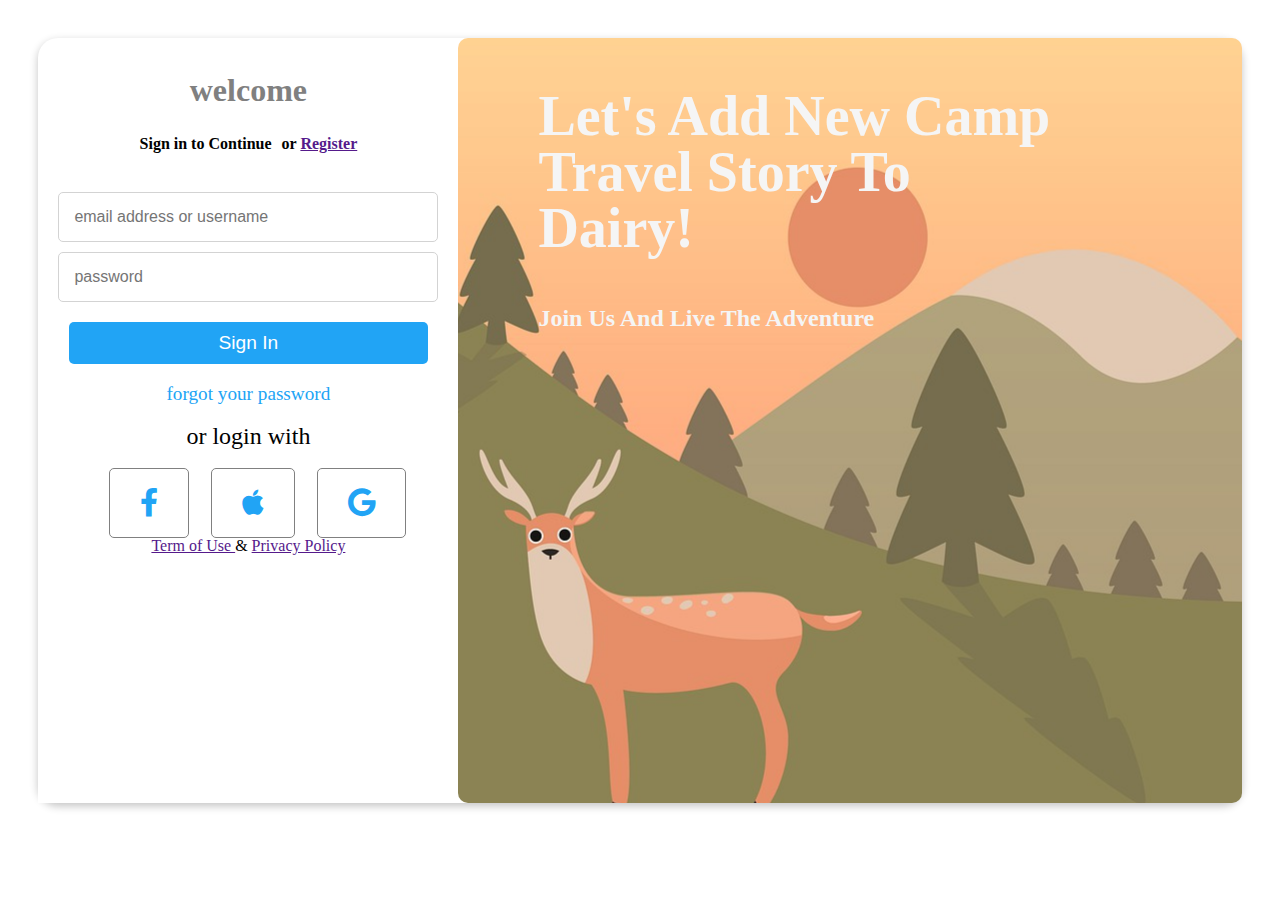
<file: index.html>
<!DOCTYPE html>
<html lang="en">

<head>
    <meta charset="UTF-8" />
    <meta http-equiv="X-UA-Compatible" content="IE=edge" />
    <meta name="viewport" content="width=device-width, initial-scale=1.0" />
    <link rel="stylesheet" href="css/reset.css" />
    <link rel="stylesheet" href="css/login.css" />
    <link rel="stylesheet" href="https://cdnjs.cloudflare.com/ajax/libs/font-awesome/5.15.4/css/all.min.css" integrity="sha512-1ycn6IcaQQ40/MKBW2W4Rhis/DbILU74C1vSrLJxCq57o941Ym01SwNsOMqvEBFlcgUa6xLiPY/NS5R+E6ztJQ==" crossorigin="anonymous" referrerpolicy="no-referrer"
    />
    <title></title>
</head>

<body>
    <div class="main-container">
        <div class="form-container">
            <h1>welcome</h1>
            <div class="register">
                <p>Sign in to Continue</p>
                <p class="link">or <a href="">Register</a></p>
            </div>
            <form action="">
                <input type="email" placeholder="Email Address or Username" /><br />
                <input type="password" placeholder="password" /> <br />
                <button>Sign In</button>
            </form>
            <div class="forgot">
                <a href="">forgot your password</a>
            </div>

            <div class="login-with">
                <p>or login with</p>
            </div>
            <div class="social-media">
                <i class="fab fa-facebook-f"></i>
                <i class="fab fa-apple"></i>
                <i class="fab fa-google"></i>
            </div>
            <p><a href="">Term of Use </a>& <a href="">Privacy Policy</a></p>
        </div>
        <div class="image-container">
            <h1>
                let's add new camp <br /> travel story to <br /> dairy!
            </h1>
            <p>join us and live the adventure</p>
        </div>
    </div>
</body>

</html>
</file>
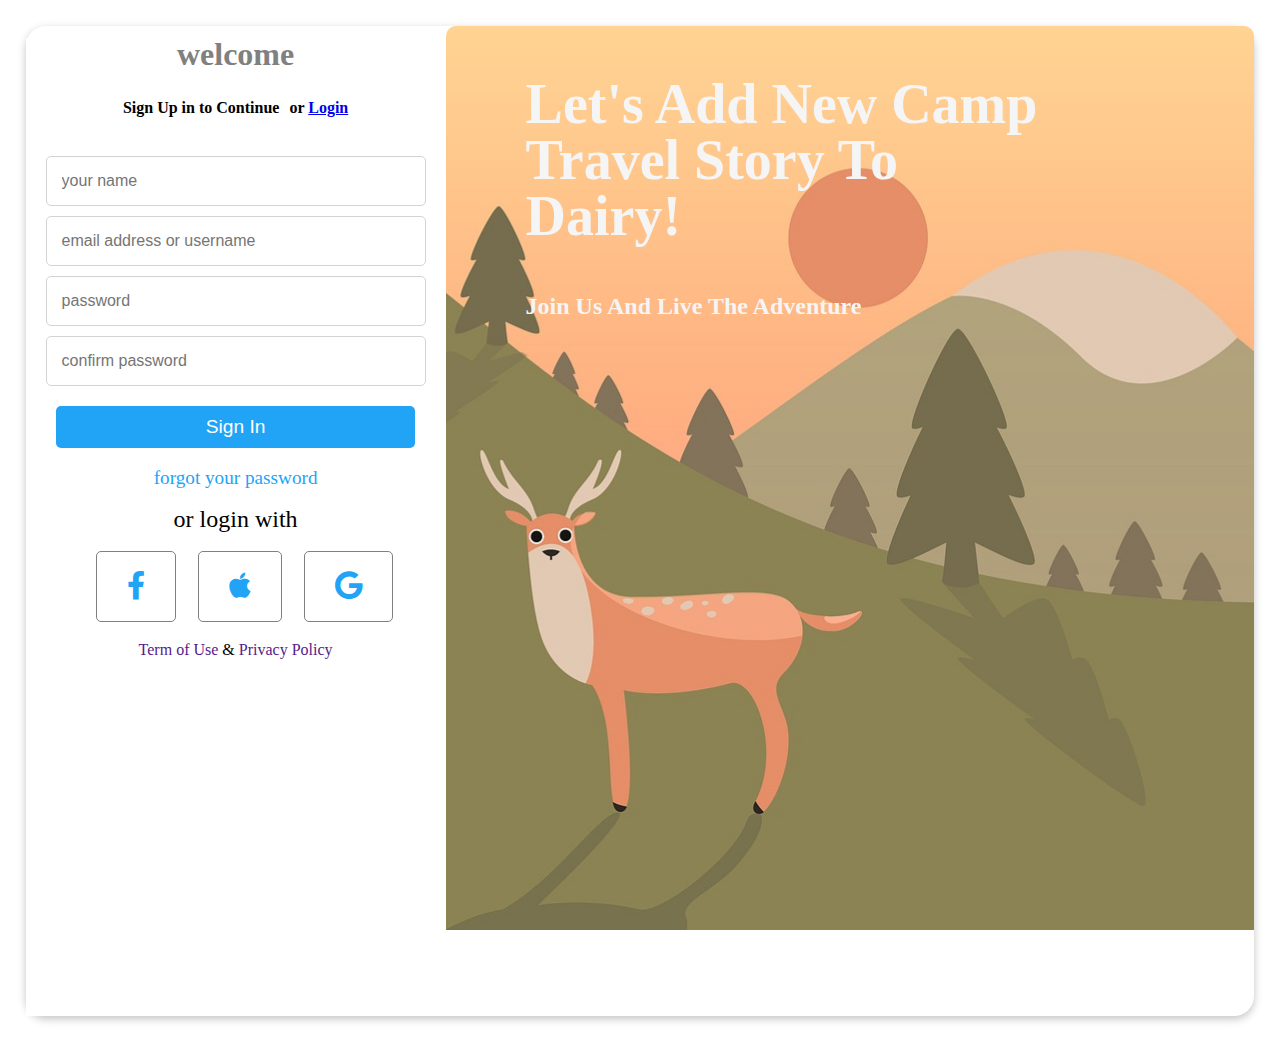
<file: register.html>
<!DOCTYPE html>
<html lang="en">

<head>
    <meta charset="UTF-8" />
    <meta http-equiv="X-UA-Compatible" content="IE=edge" />
    <meta name="viewport" content="width=device-width, initial-scale=1.0" />
    <link rel="stylesheet" href="css/reset.css" />
    <link rel="stylesheet" href="css/register.css" />
    <link rel="stylesheet" href="https://cdnjs.cloudflare.com/ajax/libs/font-awesome/5.15.4/css/all.min.css" integrity="sha512-1ycn6IcaQQ40/MKBW2W4Rhis/DbILU74C1vSrLJxCq57o941Ym01SwNsOMqvEBFlcgUa6xLiPY/NS5R+E6ztJQ==" crossorigin="anonymous" referrerpolicy="no-referrer"
    />
    <title></title>
</head>

<body>
    <div class="main-container">
        <div class="form-container">
            <h1>welcome</h1>
            <div class="register">
                <p>Sign Up in to Continue</p>
                <p class="link">or <a href="index.html">Login</a></p>
            </div>
            <form action="">
                <input type="email" placeholder="your name" /><br />
                <input type="email" placeholder="Email Address or Username" /><br />
                <input type="password" placeholder="password" /> <br />
                <input type="password" placeholder="confirm password" /> <br />

                <button>Sign In</button>
            </form>
            <div class="forgot">
                <a href="">forgot your password</a>
            </div>

            <div class="login-with">
                <p>or login with</p>
            </div>
            <div class="social-media">
                <i class="fab fa-facebook-f"></i>
                <i class="fab fa-apple"></i>
                <i class="fab fa-google"></i>
            </div>
            <div class="term">
                <p><a href="">Term of Use </a>& <a href="">Privacy Policy</a></p>
            </div>
        </div>
        <div class="image-container">
            <h1>
                let's add new camp <br /> travel story to <br /> dairy!
            </h1>
            <p>join us and live the adventure</p>
        </div>
    </div>
</body>

</html>
</file>
<file: css/login.css>
* {
    box-sizing: border-box;
}

.main-container {
    display: flex;
    margin: 3%;
    justify-content: center;
    border-radius: 20px;
    box-shadow: rgba(0, 0, 0, 0.24) 0px 3px 8px;
}

.main-container .form-container {
    background-color: #fff;
    text-align: center;
    margin-top: 3%;
}

.register {
    margin: 30px;
    display: flex;
    justify-content: center;
    font-weight: 600;
}

.register .link {
    margin-left: 10px;
}

.form-container h1 {
    color: gray;
    font-size: 2rem;
    font-weight: 700;
}

.form-container .forgot {
    margin-top: 20px;
}

.form-container .forgot a {
    text-decoration: none;
    color: rgb(33, 164, 245);
    font-size: 1.2rem;
}

.form-container .login-with {
    margin-top: 20px;
    font-size: 1.5rem;
}

.form-container .social-media {
    margin-top: 20px;
}

.form-container .social-media .fab {
    padding: 20px 30px;
    border: 1px solid grey;
    margin-left: 18px;
    border-radius: 5px;
    color: rgb(33, 164, 245);
    font-size: 1.8rem;
}

.form-container .social-media .fab:hover {
    color: white;
    background-color: rgb(33, 164, 245);
}

form input[type="email"],
form input[type="password"] {
    border: 1px solid lightgray;
    padding: 15px;
    text-transform: lowercase;
    font-size: 1rem;
    width: 380px;
    margin-top: 10px;
    margin-left: 20px;
    margin-right: 20px;
    border-radius: 5px;
}

button {
    margin-top: 20px;
    padding: 10px 150px;
    font-size: 1.2rem;
    background-color: rgb(33, 164, 245);
    color: white;
    border-radius: 5px;
    border: none;
}

button:hover {
    background-color: rgb(66, 63, 240);
}

.main-container .term {
    margin: 20px;
}

.main-container .term p a {
    text-decoration: none;
}

.main-container .term p a:hover {
    color: rgb(33, 164, 245);
}

.main-container .image-container {
    background: url(../img/landscape.jpg) no-repeat center center fixed;
    -webkit-background-size: cover;
    -moz-background-size: cover;
    -o-background-size: cover;
    background-size: cover;
    height: 85vh;
    width: 64vw;
    border-radius: 10px;
    justify-content: center;
    text-align: left;
    padding-top: 50px;
    text-transform: capitalize;
}

.image-container h1 {
    margin-left: 80px;
    font-size: 3.5rem;
    color: whitesmoke;
    font-weight: 700;
}

.image-container p {
    margin-top: 50px;
    margin-left: 80px;
    font-size: 1.5rem;
    color: whitesmoke;
    font-weight: 600;
}
</file>
<file: css/register.css>
* {
    box-sizing: border-box;
}

.main-container {
    display: flex;
    margin: 2%;
    justify-content: center;
    border-radius: 20px;
    box-shadow: rgba(0, 0, 0, 0.24) 0px 3px 8px;
}

.main-container .form-container {
    background-color: #fff;
    text-align: center;
    margin-top: 1%;
}

.register {
    margin: 30px;
    display: flex;
    justify-content: center;
    font-weight: 600;
}

.register .link {
    margin-left: 10px;
}

.form-container h1 {
    color: gray;
    font-size: 2rem;
    font-weight: 700;
}

.form-container .forgot {
    margin-top: 20px;
}

.form-container .forgot a {
    text-decoration: none;
    color: rgb(33, 164, 245);
    font-size: 1.2rem;
}

.form-container .login-with {
    margin-top: 20px;
    font-size: 1.5rem;
}

.form-container .social-media {
    margin-top: 20px;
}

.form-container .social-media .fab {
    padding: 20px 30px;
    border: 1px solid grey;
    margin-left: 18px;
    border-radius: 5px;
    color: rgb(33, 164, 245);
    font-size: 1.8rem;
}

.form-container .social-media .fab:hover {
    color: white;
    background-color: rgb(33, 164, 245);
}

form input[type="email"],
form input[type="password"] {
    border: 1px solid lightgray;
    padding: 15px;
    text-transform: lowercase;
    font-size: 1rem;
    width: 380px;
    margin-top: 10px;
    margin-left: 20px;
    margin-right: 20px;
    border-radius: 5px;
}

button {
    margin-top: 20px;
    padding: 10px 150px;
    font-size: 1.2rem;
    background-color: rgb(33, 164, 245);
    color: white;
    border-radius: 5px;
    border: none;
}

button:hover {
    background-color: rgb(66, 63, 240);
}

.main-container .term {
    margin: 20px;
}

.main-container .term p a {
    text-decoration: none;
}

.main-container .term p a:hover {
    color: rgb(33, 164, 245);
}

.main-container .image-container {
    background: url(../img/landscape.jpg) no-repeat center center fixed;
    -webkit-background-size: cover;
    -moz-background-size: cover;
    -o-background-size: cover;
    background-size: cover;
    height: 110vh;
    width: 64vw;
    border-radius: 10px;
    justify-content: center;
    text-align: left;
    padding-top: 50px;
    text-transform: capitalize;
}

.image-container h1 {
    margin-left: 80px;
    font-size: 3.5rem;
    color: whitesmoke;
    font-weight: 700;
}

.image-container p {
    margin-top: 50px;
    margin-left: 80px;
    font-size: 1.5rem;
    color: whitesmoke;
    font-weight: 600;
}
</file>
